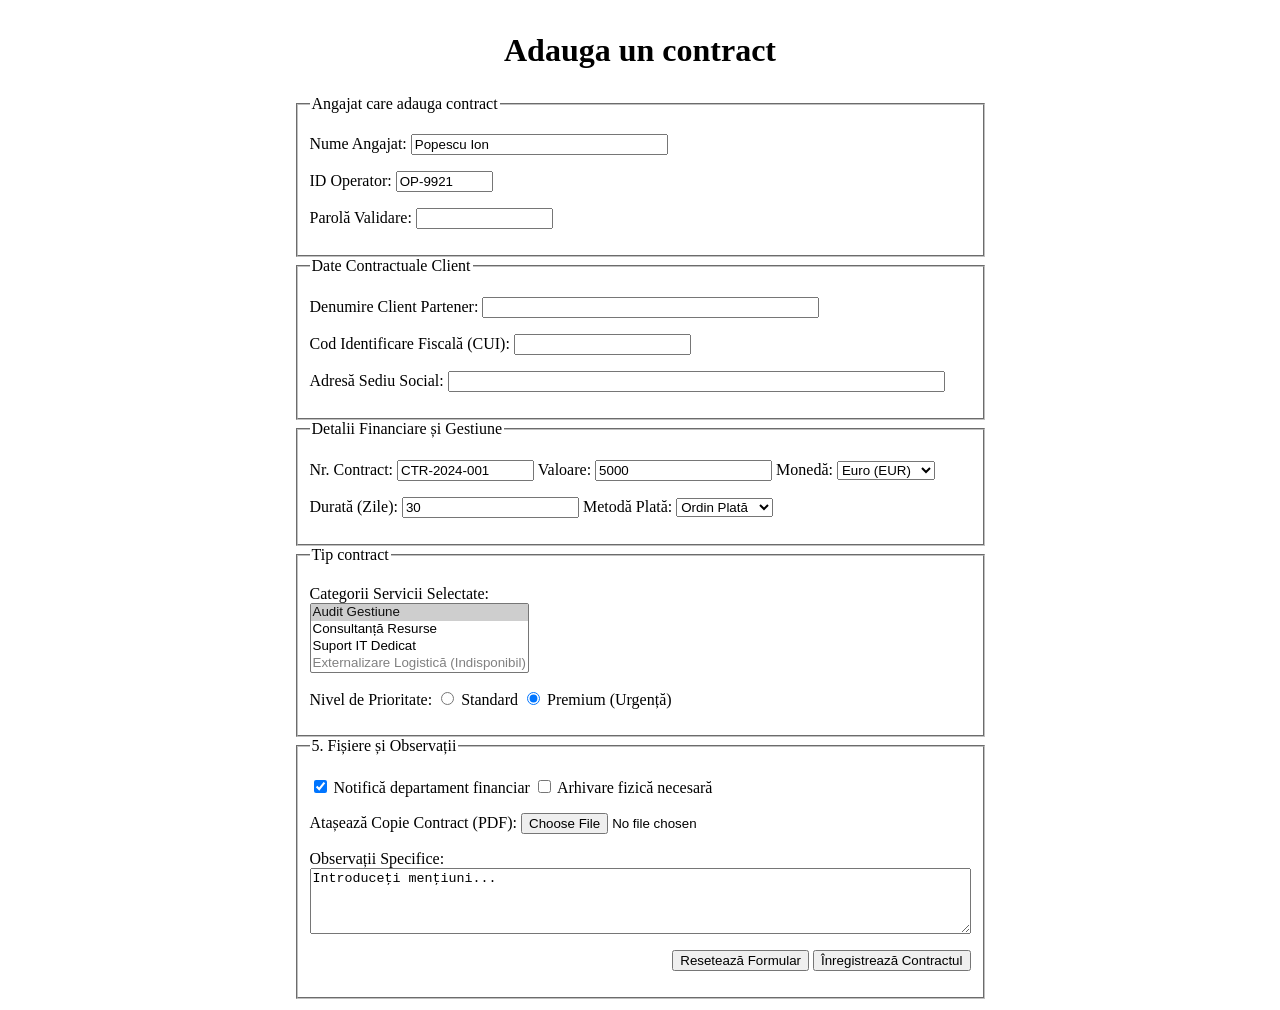
<file: html4/gestionare_resurse.html>
<!DOCTYPE HTML PUBLIC "-//W3C//DTD HTML 4.01 Transitional//EN" "http://www.w3.org/TR/html4/loose.dtd">
<html lang="ro">
<head>
    <meta content="text/html; charset=UTF-8" http-equiv="Content-Type">
    <title>ERP - Gestionare Resurse</title>
</head>
<body>
<center>
    <div id="add-contract">
        <table width="50%">
            <thead>
            <tr>
                <th>
                    <h1>Adauga un contract</h1>
                </th>
            </tr>
            </thead>
            <tbody>
            <tr>
                <td>
                    <form action="#" method="post">
                        <fieldset>
                            <legend>Angajat care adauga contract</legend>
                            <p>
                                <label for="nume_angajat">Nume Angajat:</label>
                                <input id="nume_angajat" maxlength="40" name="nume_angajat" readonly size="30"
                                       title="Numele este extras automat din profil" type="text" value="Popescu Ion">
                            </p>
                            <p><label for="id_operator">ID Operator:</label>
                                <input id="id_operator" name="id_operator" readonly size="10" title="Id este extras automat din profil"
                                       type="text" value="OP-9921">
                            </p>
                            <p><label for="parola_validare">Parolă Validare:</label>
                                <input id="parola_validare" maxlength="20" name="parola_validare" size="15"
                                       type="password">
                            </p>
                        </fieldset>
                        <fieldset>
                            <legend>Date Contractuale Client</legend>

                            <p>
                                <label for="nume_client">Denumire Client Partener:</label>
                                <input id="nume_client" maxlength="100" name="nume_client" size="40" title="Introduceți numele oficial al entității"
                                       type="text">
                            </p>
                            <p>
                                <label for="cui_client">Cod Identificare Fiscală (CUI):</label>
                                <input id="cui_client" maxlength="12" name="cui_client" size="20" type="text">
                            </p>
                            <p>
                                <label for="adresa_sediu">Adresă Sediu Social:</label>
                                <input id="adresa_sediu" maxlength="200" name="adresa_sediu" size="60" type="text">
                            </p>
                        </fieldset>
                        <fieldset>
                            <legend> Detalii Financiare și Gestiune</legend>
                            <p>
                                <label for="nr_intern">Nr. Contract:</label>
                                <input id="nr_intern" name="nr_intern" readonly size="15" type="text"
                                       value="CTR-2024-001">

                                <label for="valoare">Valoare:</label>
                                <input id="valoare" name="valoare" type="text" value="5000">

                                <label for="moneda">Monedă:</label>
                                <select id="moneda" name="moneda">
                                    <option selected value="eur">Euro (EUR)</option>
                                    <option value="ron">Lei (RON)</option>
                                    <option value="usd">Dolari (USD)</option>
                                </select>
                            </p>
                            <p>
                                <label for="durata">Durată (Zile):</label>
                                <input id="durata" name="durata" type="text" value="30">

                                <label for="metoda_plata">Metodă Plată:</label>
                                <select id="metoda_plata" name="metoda_plata">
                                    <option value="OP">Ordin Plată</option>
                                    <option value="CARD">Card Bancar</option>
                                    <option value="TREZ">Trezorerie</option>
                                </select>
                            </p>
                        </fieldset>
                        <fieldset>
                            <legend>Tip contract</legend>
                            <p>
                                <label for="servicii">Categorii Servicii Selectate:</label> <br>
                                <select id="servicii" multiple name="servicii" size="4">
                                    <option selected value="audit">Audit Gestiune</option>
                                    <option value="consultanta">Consultanță Resurse</option>
                                    <option value="it_support">Suport IT Dedicat</option>
                                    <option disabled value="leasing">Externalizare Logistică (Indisponibil)</option>
                                </select>
                            </p>
                            <p>
                                Nivel de Prioritate:
                                <input id="prio_std" name="prioritate" type="radio" value="std">
                                <label for="prio_std">Standard</label>
                                <input checked id="prio_prm" name="prioritate" type="radio" value="prm">
                                <label for="prio_prm">Premium (Urgență)</label>
                            </p>
                        </fieldset>
                        <fieldset>
                            <legend>5. Fișiere și Observații</legend>
                            <p>
                                <input checked id="notificare" name="notificare" type="checkbox">
                                <label for="notificare">Notifică departament financiar</label>

                                <input id="arhiva" name="arhiva" type="checkbox">
                                <label for="arhiva">Arhivare fizică necesară</label>
                            </p>
                            <p>
                                <label for="fisier_atasat">Atașează Copie Contract (PDF):</label>
                                <input id="fisier_atasat" name="fisier_atasat" type="file">
                            </p>
                            <p>
                                <label for="observatii">Observații Specifice:</label><br>
                                <textarea cols="80" id="observatii" name="observatii"
                                          rows="4">Introduceți mențiuni...</textarea>
                            </p>
                            <p align="right">
                                <input title="Șterge toate datele" type="reset" value="Resetează Formular">
                                <input type="submit" value="Înregistrează Contractul">
                            </p>
                        </fieldset>
                    </form>
                </td>
            </tr>
            </tbody>
        </table>

    </div>
</center>
</body>
</html>
</file>
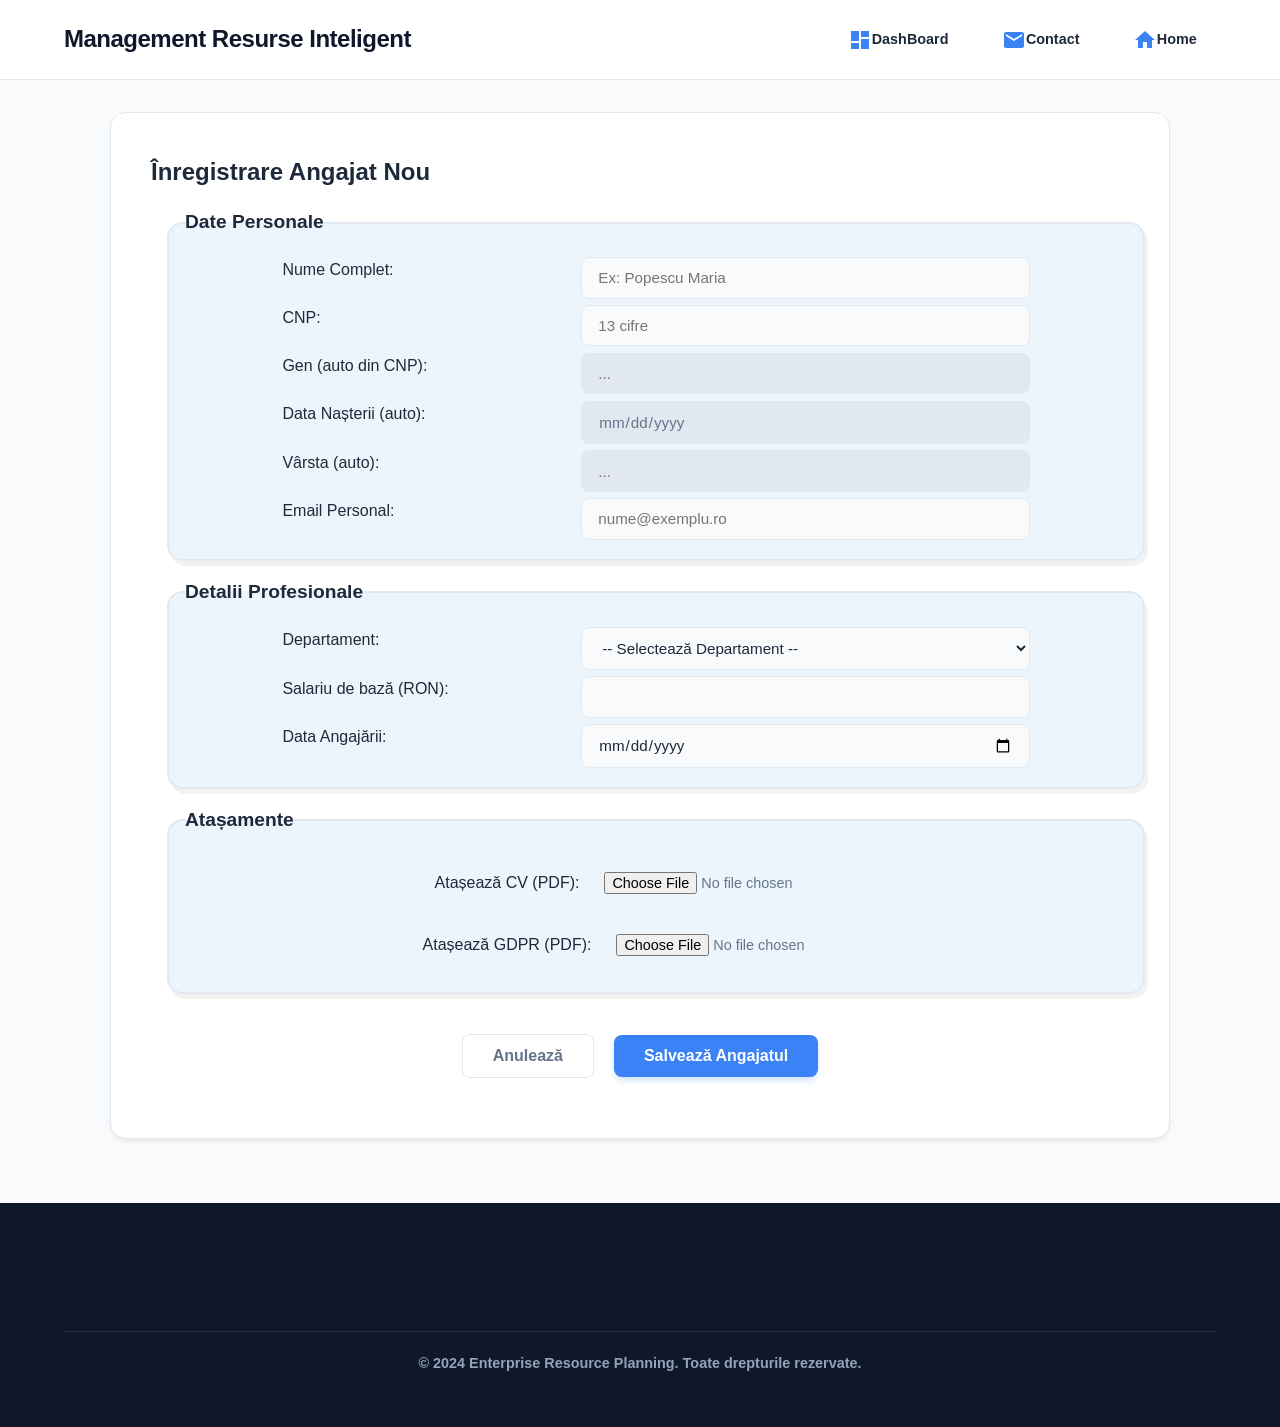
<file: html5/adauga_angajat.html>
<!DOCTYPE html>
<html lang="ro">
<head>
  <meta charset="UTF-8">
  <title>ERP - Adaugă Angajat</title>
  <link rel="stylesheet" href="styles/main.css">
  <link rel="stylesheet" href="styles/adauga_contract.css">

  <script src="https://ajax.googleapis.com/ajax/libs/jquery/3.7.1/jquery.min.js"></script>

</head>
<body>
<svg style="display: none;">
  <symbol id="dashboard-icon" viewBox="0 0 24 24" xmlns="http://www.w3.org/2000/svg">
    <path d="M3 13h8v-10h-8v10zm0 8h8v-6h-8v6zm10 0h8v-10h-8v10zm0-18v6h8v-6h-8z"></path>
  </symbol>
  <symbol id="contact-icon" viewBox="0 0 24 24" xmlns="http://www.w3.org/2000/svg">
    <path d="M20 4H4c-1.1 0-1.99.9-1.99 2L2 18c0 1.1.9 2 2 2h16c1.1 0 2-.9 2-2V6c0-1.1-.9-2-2-2zm0 4l-8 5-8-5V6l8 5 8-5v2z"></path>
  </symbol>
  <symbol id="home-icon" viewBox="0 0 24 24" xmlns="http://www.w3.org/2000/svg">
    <path d="M10 20v-6h4v6h5v-8h3L12 3 2 12h3v8z"></path>
  </symbol>
</svg>

<header>
  <h1>Management Resurse Inteligent</h1>
  <nav>
    <div class="nav-item">
      <svg fill="#3b82f6" height="24" width="24"><use href="#dashboard-icon"></use></svg>
      <a href="dashboard.html">DashBoard</a>
    </div>
    <div class="nav-item">
      <svg fill="#3b82f6" height="24" width="24"><use href="#contact-icon"></use></svg>
      <a href="contact.html">Contact</a>
    </div>
    <div class="nav-item">
      <svg fill="#3b82f6" height="24" width="24"><use href="#home-icon"></use></svg>
      <a href="index.html">Home</a>
    </div>
  </nav>
</header>

<main>
  <section id="add-employee">
    <h1>Înregistrare Angajat Nou</h1>
    <form id="form-angajat" action="#" method="post">
      <fieldset>
        <legend>Date Personale</legend>
        <div class="form-row">
          <label for="nume_angajat">Nume Complet:</label>
          <input type="text" id="nume_angajat" name="nume_angajat" placeholder="Ex: Popescu Maria">
        </div>
        <div class="form-row">
          <label for="cnp">CNP:</label>
          <input type="text" id="cnp" name="cnp" placeholder="13 cifre" maxlength="13">
        </div>

        <div class="form-row">
          <label for="gen">Gen (auto din CNP):</label>
          <input type="text" id="gen" name="gen" readonly style="cursor: not-allowed;" placeholder="...">
        </div>
        <div class="form-row">
          <label for="data_nasterii_cnp">Data Nașterii (auto):</label>
          <input type="date" id="data_nasterii_cnp" name="data_nasterii_cnp" readonly style="cursor: not-allowed;">
        </div>
        <div class="form-row">
          <label for="varsta">Vârsta (auto):</label>
          <input type="number" id="varsta" name="varsta" readonly style="cursor: not-allowed;" placeholder="...">
        </div>

        <div class="form-row">
          <label for="email_angajat">Email Personal:</label>
          <input type="email" id="email_angajat" name="email_angajat" placeholder="nume@exemplu.ro">
        </div>
      </fieldset>

      <fieldset>
        <legend>Detalii Profesionale</legend>
        <div class="form-row">
          <label for="departament_ang">Departament:</label>
          <select id="departament_ang" name="departament_ang">
            <option value="">-- Selectează Departament --</option>
            <option value="it">IT & Software</option>
            <option value="hr">Resurse Umane</option>
            <option value="sales">Vânzări</option>
            <option value="management">Management</option>
          </select>
        </div>
        <div class="form-row">
          <label for="salariu">Salariu de bază (RON):</label>
          <input type="number" id="salariu" name="salariu" step="100">
        </div>
        <div class="form-row">
          <label for="data_angajare">Data Angajării:</label>
          <input type="date" id="data_angajare" name="data_angajare">
        </div>
      </fieldset>

      <fieldset>
        <legend>Atașamente</legend>
        <p>
          <label for="cv_atasat">Atașează CV (PDF):</label>
          <input type="file" id="cv_atasat" name="cv_atasat">
        </p>
        <p>
          <label for="acord_gdpr">Atașează GDPR (PDF):</label>
          <input type="file" id="acord_gdpr" name="acord_gdpr">
        </p>
      </fieldset>

      <div class="form-actions">
        <input type="reset" value="Anulează" onclick="window.location.href='dashboard.html'; return false;" title="Întoarce-te la Dashboard">
        <input type="submit" value="Salvează Angajatul">
      </div>
    </form>
  </section>
</main>

<footer>
  <div id="license" style="text-align: center; padding: 20px;">
    <h5>© 2024 Enterprise Resource Planning. Toate drepturile rezervate.</h5>
  </div>
</footer>

<script src="scripts/adauga_angajat.js"></script>
</body>
</html>
</file>
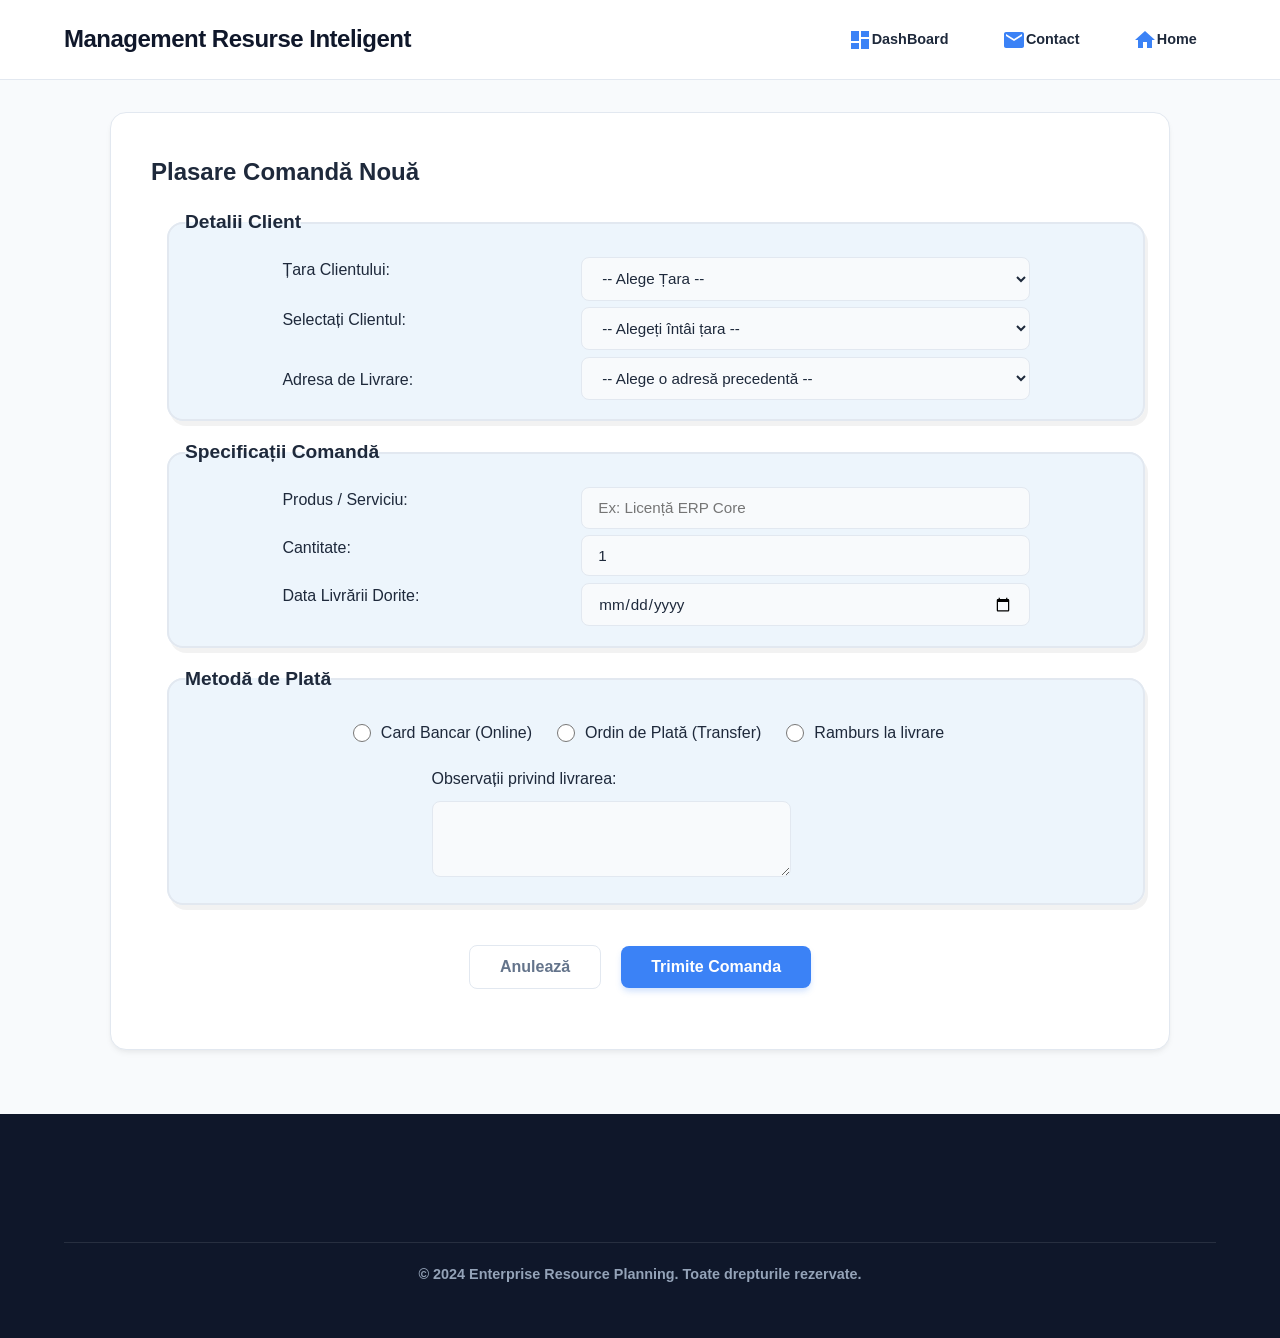
<file: html5/adauga_comanda.html>
<!DOCTYPE html>
<html lang="ro">
<head>
  <meta charset="UTF-8">
  <title>ERP - Creare Comandă</title>
  <link rel="stylesheet" href="styles/main.css">
  <link rel="stylesheet" href="styles/adauga_contract.css">

  <script src="https://ajax.googleapis.com/ajax/libs/jquery/3.7.1/jquery.min.js"></script>

</head>
<body>
<svg style="display: none;">
  <symbol id="dashboard-icon" viewBox="0 0 24 24" xmlns="http://www.w3.org/2000/svg"><path d="M3 13h8v-10h-8v10zm0 8h8v-6h-8v6zm10 0h8v-10h-8v10zm0-18v6h8v-6h-8z"></path></symbol>
  <symbol id="contact-icon" viewBox="0 0 24 24" xmlns="http://www.w3.org/2000/svg"><path d="M20 4H4c-1.1 0-1.99.9-1.99 2L2 18c0 1.1.9 2 2 2h16c1.1 0 2-.9 2-2V6c0-1.1-.9-2-2-2zm0 4l-8 5-8-5V6l8 5 8-5v2z"></path></symbol>
  <symbol id="home-icon" viewBox="0 0 24 24" xmlns="http://www.w3.org/2000/svg"><path d="M10 20v-6h4v6h5v-8h3L12 3 2 12h3v8z"></path></symbol>
  <symbol id="add-angajat-icon" viewBox="0 0 24 24" xmlns="http://www.w3.org/2000/svg"><path d="M15 12c2.21 0 4-1.79 4-4s-1.79-4-4-4-4 1.79-4 4 1.79 4 4 4zm-9-2V7H4v3H1v2h3v3h2v-3h3v-2H6zm9 4c-2.67 0-8 1.34-8 4v2h16v-2c0-2.66-5.33-4-8-4z"></path></symbol>
  <symbol id="add-comanda-icon" viewBox="0 0 24 24" xmlns="http://www.w3.org/2000/svg"><path d="M11 9h2V6h3V4h-3V1h-2v3H8v2h3v3zm-4 9c-1.1 0-1.99.9-1.99 2S5.9 22 7 22s2-.9 2-2-.9-2-2-2zm10 0c-1.1 0-1.99.9-1.99 2s.89 2 1.99 2 2-.9 2-2-.9-2-2-2zm-9.83-3.25l.03-.12.9-1.63h7.45c.75 0 1.41-.41 1.75-1.03l3.86-7.01L19.42 4h-.01l-1.1 2-2.76 5H8.53l-.13-.27L6.16 6l-.95-2-.94-2H1v2h2l3.6 7.59-1.35 2.45c-.16.28-.25.61-.25.96 0 1.1.9 2 2 2h12v-2H7.42c-.13 0-.25-.11-.25-.25z"></path></symbol>
</svg>

<header>
  <h1>Management Resurse Inteligent</h1>
  <nav>
    <div class="nav-item">
      <svg fill="#3b82f6" height="24" width="24"><use href="#dashboard-icon"></use></svg>
      <a href="dashboard.html">DashBoard</a>
    </div>
    <div class="nav-item">
      <svg fill="#3b82f6" height="24" width="24"><use href="#contact-icon"></use></svg>
      <a href="contact.html">Contact</a>
    </div>
    <div class="nav-item">
      <svg fill="#3b82f6" height="24" width="24"><use href="#home-icon"></use></svg>
      <a href="index.html">Home</a>
    </div>
  </nav>
</header>

<main>
  <section id="add-order">
    <h1>Plasare Comandă Nouă</h1>
    <form id="form-comanda" action="#" method="post">
      <fieldset>
        <legend>Detalii Client</legend>
        <div class="form-row">
          <label for="tara_client">Țara Clientului:</label>
          <select id="tara_client" name="tara_client">
            <option value="">-- Alege Țara --</option>
            <option value="Romania">România</option>
            <option value="Germania">Germania</option>
            <option value="Italia">Italia</option>
          </select>
        </div>
        <div class="form-row">
          <label for="client_comanda">Selectați Clientul:</label>
          <select id="client_comanda" name="client_comanda">
            <option value="">-- Alegeți întâi țara --</option>
          </select>
        </div>

        <div class="form-row" style="align-items: flex-start;">
          <label for="adresa_livrare_select" style="margin-top: 10px;">Adresa de Livrare:</label>
          <div style="width: 60%; display: flex; flex-direction: column; gap: 10px;">

            <select id="adresa_livrare_select" name="adresa_livrare_select" style="width: 100%;">
              <option value="">-- Alege o adresă precedentă --</option>
              <option value="noua" style="font-weight: bold; color: #3b82f6;">+ Introdu o adresă nouă...</option>
            </select>

            <input type="text" id="adresa_livrare_noua" name="adresa_livrare_noua"
                   placeholder="Ex: Strada, Nr, Oraș, Cod Poștal"
                   style="display: none; width: 100%;">
          </div>
        </div>
      </fieldset>

      <fieldset>
        <legend>Specificații Comandă</legend>
        <div class="form-row">
          <label for="produs_serviciu">Produs / Serviciu:</label>
          <input type="text" id="produs_serviciu" name="produs_serviciu" placeholder="Ex: Licență ERP Core">
        </div>
        <div class="form-row">
          <label for="cantitate">Cantitate:</label>
          <input type="number" id="cantitate" name="cantitate" min="1" value="1">
        </div>
        <div class="form-row">
          <label for="data_livrare">Data Livrării Dorite:</label>
          <input type="date" id="data_livrare" name="data_livrare">
        </div>
      </fieldset>

      <fieldset>
        <legend>Metodă de Plată</legend>
        <p>
          <input type="radio" id="plata_card" name="metoda_plata" value="card">
          <label for="plata_card">Card Bancar (Online)</label>

          <input type="radio" id="plata_op" name="metoda_plata" value="op">
          <label for="plata_op">Ordin de Plată (Transfer)</label>

          <input type="radio" id="plata_ramburs" name="metoda_plata" value="ramburs">
          <label for="plata_ramburs">Ramburs la livrare</label>
        </p>
        <p>
          <label for="obs_comanda">Observații privind livrarea:</label><br>
          <textarea id="obs_comanda" name="obs_comanda" rows="3" style="width: 80%;"></textarea>
        </p>
      </fieldset>

      <div class="form-actions">
        <input type="reset" value="Anulează" onclick="window.location.href='dashboard.html'; return false;" title="Întoarce-te la Dashboard">
        <input type="submit" value="Trimite Comanda">
      </div>
    </form>
  </section>
</main>

<footer>
  <div id="license" style="text-align: center; padding: 20px;">
    <h5>© 2024 Enterprise Resource Planning. Toate drepturile rezervate.</h5>
  </div>
</footer>

<script src="scripts/data.js"></script>
<script src="scripts/adauga_comanda.js"></script>
</body>
</html>
</file>
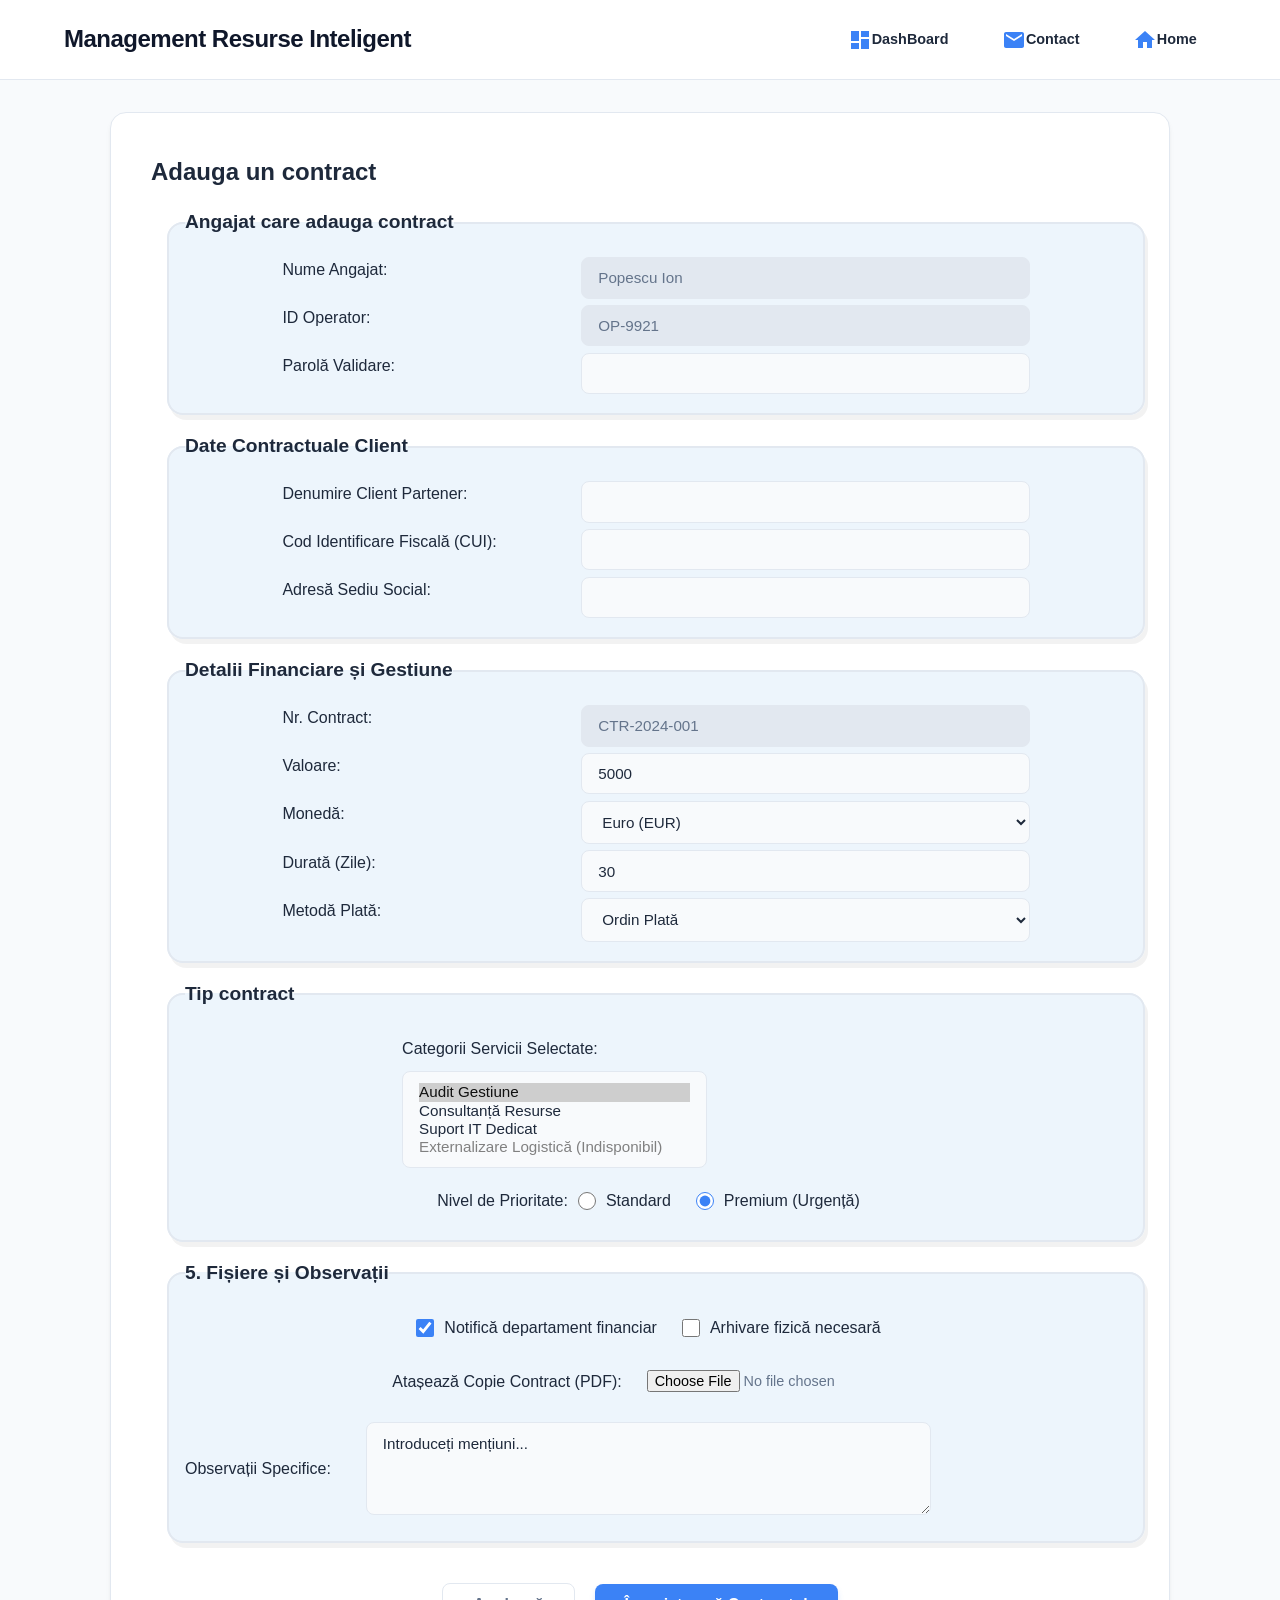
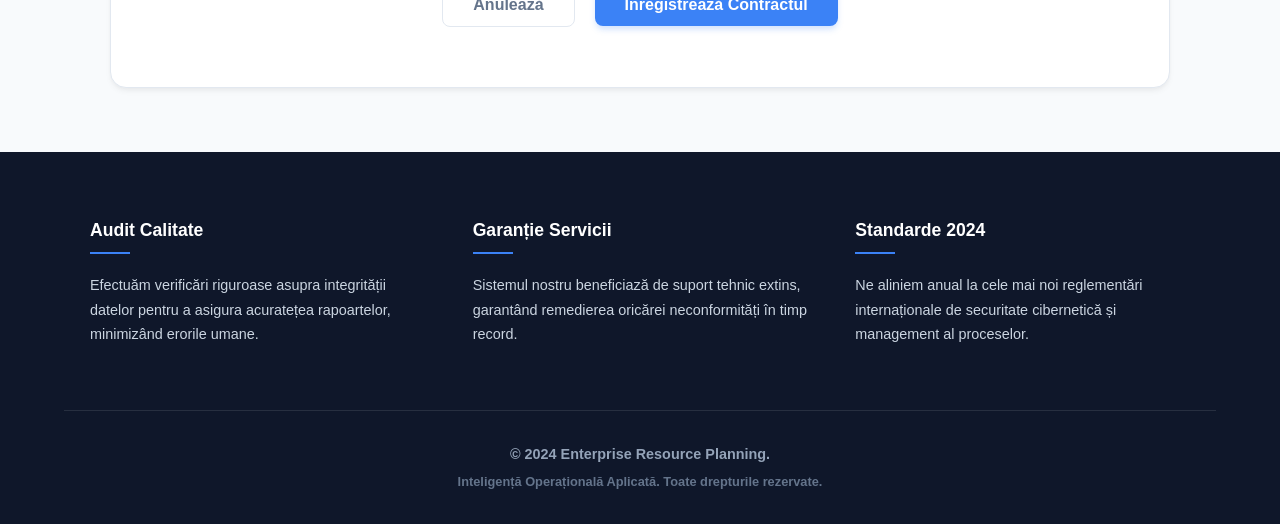
<file: html5/adauga_contract.html>
<!DOCTYPE html>
<html lang="en">
<head>
    <meta charset="UTF-8">
    <title>ERP - Adauga Contract</title>
  <link rel="stylesheet" href="./styles/main.css">
  <link rel="stylesheet" href="styles/responsive.css">
  <link rel="stylesheet" href="./styles/adauga_contract.css">

  <script src="https://ajax.googleapis.com/ajax/libs/jquery/3.7.1/jquery.min.js"></script>

</head>
<body>
<svg style="display: none;">
  <symbol id="dashboard-icon" viewBox="0 0 24 24" xmlns="http://www.w3.org/2000/svg">
    <path d="M3 13h8v-10h-8v10zm0 8h8v-6h-8v6zm10 0h8v-10h-8v10zm0-18v6h8v-6h-8z"></path>
  </symbol>
  <symbol id="contact-icon" viewBox="0 0 24 24" xmlns="http://www.w3.org/2000/svg">
    <path d="M20 4H4c-1.1 0-1.99.9-1.99 2L2 18c0 1.1.9 2 2 2h16c1.1 0 2-.9 2-2V6c0-1.1-.9-2-2-2zm0 4l-8 5-8-5V6l8 5 8-5v2z"></path>
  </symbol>
  <symbol id="home-icon" viewBox="0 0 24 24" xmlns="http://www.w3.org/2000/svg">
    <path d="M10 20v-6h4v6h5v-8h3L12 3 2 12h3v8z"></path>
  </symbol>
</svg>

<header>
  <h1>Management Resurse Inteligent</h1>
  <nav>
    <div class="nav-item">
      <svg fill="#3b82f6" height="24" width="24">
        <use href="#dashboard-icon"></use>
      </svg>
      <a href="dashboard.html">DashBoard</a>
    </div>
    <div class="nav-item">
      <svg fill="#3b82f6" height="24" width="24">
        <use href="#contact-icon"></use>
      </svg>
      <a href="contact.html">Contact</a>
    </div>
    <div class="nav-item">
      <svg fill="#3b82f6" height="24" width="24">
        <use href="#home-icon"></use>
      </svg>
      <a href="index.html">Home</a>
    </div>
  </nav>
</header>
<main>
  <section id="add-contract"><h1>Adauga un contract</h1>
    <form id="add-contract-form" action="#" method="post">
      <fieldset>
        <legend>Angajat care adauga contract</legend>
        <div class="form-row">
          <label for="nume_angajat">Nume Angajat:</label>
          <input id="nume_angajat" maxlength="40" name="nume_angajat" readonly size="30"
                 title="Numele este extras automat din profil" type="text" value="Popescu Ion">
        </div>
        <div class="form-row"><label for="id_operator">ID Operator:</label>
          <input id="id_operator" name="id_operator" readonly size="10"
                 title="Id este extras automat din profil"
                 type="text" value="OP-9921">
        </div>
        <div class="form-row"><label for="parola_validare">Parolă Validare:</label>
          <input id="parola_validare" maxlength="20" name="parola_validare" size="15"
                 type="password">
        </div>
      </fieldset>
      <fieldset>
        <legend>Date Contractuale Client</legend>

        <div class="form-row">
          <label for="nume_client">Denumire Client Partener:</label>
          <input id="nume_client" maxlength="100" name="nume_client" size="40"
                 title="Introduceți numele oficial al entității"
                 type="text">
        </div>
        <div class="form-row">
          <label for="cui_client">Cod Identificare Fiscală (CUI):</label>
          <input id="cui_client" maxlength="12" name="cui_client" size="20" type="text">
        </div>
        <div class="form-row">
          <label for="adresa_sediu">Adresă Sediu Social:</label>
          <input id="adresa_sediu" maxlength="200" name="adresa_sediu" size="60" type="text">
        </div>
      </fieldset>
      <fieldset>
        <legend>Detalii Financiare și Gestiune</legend>
        <div class="form-row">
          <label for="nr_intern">Nr. Contract:</label>
          <input id="nr_intern" name="nr_intern" readonly size="15" type="text"
                 value="CTR-2024-001">
        </div>
        <div class="form-row">
          <label for="valoare">Valoare:</label>
          <input id="valoare" max="1000000" name="valoare" step="100" type="number" value="5000">
        </div>
        <div class="form-row">
          <label for="moneda">Monedă:</label>
          <select id="moneda" name="moneda">
            <option selected value="eur">Euro (EUR)</option>
            <option value="ron">Lei (RON)</option>
            <option value="usd">Dolari (USD)</option>
          </select>
        </div>
        <div class="form-row">
          <label for="durata">Durată (Zile):</label>
          <input id="durata" max="365" name="durata" step="5" type="number" value="30">
        </div>
        <div class="form-row">
          <label for="metoda_plata">Metodă Plată:</label>
          <select id="metoda_plata" name="metoda_plata">
            <option value="OP">Ordin Plată</option>
            <option value="CARD">Card Bancar</option>
            <option value="TREZ">Trezorerie</option>
          </select>
        </div>
      </fieldset>
      <fieldset>
        <legend>Tip contract</legend>
        <p>
          <label for="servicii">Categorii Servicii Selectate:</label> <br>
          <select id="servicii" multiple name="servicii" size="4">
            <option selected value="audit">Audit Gestiune</option>
            <option value="consultanta">Consultanță Resurse</option>
            <option value="it_support">Suport IT Dedicat</option>
            <option disabled value="leasing">Externalizare Logistică (Indisponibil)</option>
          </select>
        </p>
        <p>
          Nivel de Prioritate:
          <input id="prio_std" name="prioritate" type="radio" value="std">
          <label for="prio_std">Standard</label>
          <input checked id="prio_prm" name="prioritate" type="radio" value="prm">
          <label for="prio_prm">Premium (Urgență)</label>
        </p>
      </fieldset>
      <fieldset>
        <legend>5. Fișiere și Observații</legend>
        <p>
          <input checked id="notificare" name="notificare" type="checkbox">
          <label for="notificare">Notifică departament financiar</label>

          <input id="arhiva" name="arhiva" type="checkbox">
          <label for="arhiva">Arhivare fizică necesară</label>
        </p>
        <p>
          <label for="fisier_atasat">Atașează Copie Contract (PDF):</label>
          <input id="fisier_atasat" name="fisier_atasat" type="file">
        </p>
        <p>
          <label for="observatii">Observații Specifice:</label><br>
          <textarea cols="80" id="observatii" name="observatii"
                    rows="4">Introduceți mențiuni...</textarea>
        </p>

      </fieldset>
      <div class="form-actions">
        <input type="reset" value="Anulează" onclick="window.location.href='dashboard.html'; return false;" title="Întoarce-te la Dashboard">
        <input type="submit" value="Înregistrează Contractul">
      </div>
    </form>
  </section>
</main>


<footer>
  <div class="container">
    <div id="audit">
      <h4>Audit Calitate</h4>
      <p>Efectuăm verificări riguroase asupra integrității datelor pentru a asigura acuratețea rapoartelor,
        minimizând erorile umane.</p>
    </div>
    <div id="garantie">
      <h4>Garanție Servicii</h4>
      <p>Sistemul nostru beneficiază de suport tehnic extins, garantând remedierea oricărei neconformități în timp
        record.</p>
    </div>
    <div id="standarde">
      <h4>Standarde 2024</h4>
      <p>Ne aliniem anual la cele mai noi reglementări internaționale de securitate cibernetică și management al
        proceselor.</p>
    </div>
  </div>
  <div id="license">
    <h5>© 2024 Enterprise Resource Planning.</h5>
    <h6>Inteligență Operațională Aplicată. Toate drepturile rezervate.</h6>
  </div>
</footer>

<script src="scripts/adauga_contract.js"></script>
</body>
</html>
</file>
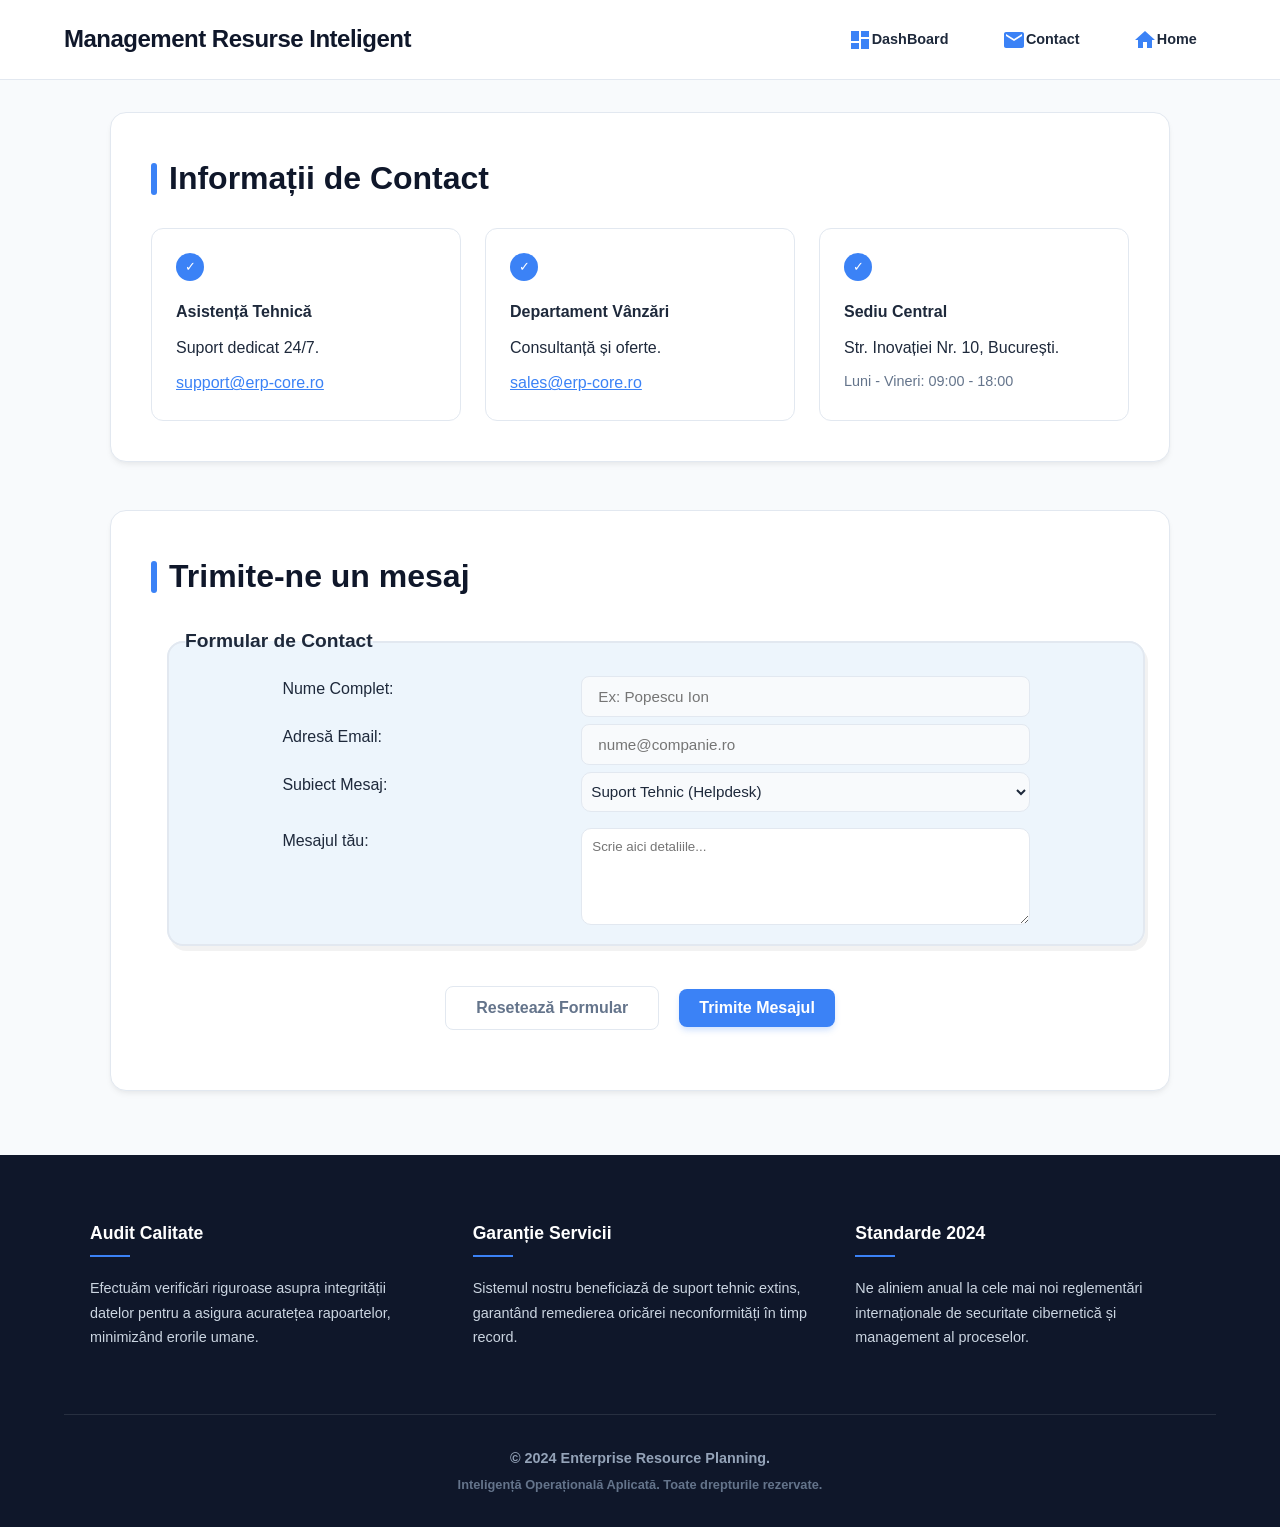
<file: html5/contact.html>
<!DOCTYPE html>
<html lang="ro">
<head>
    <meta charset="UTF-8">
    <meta content="width=device-width, initial-scale=1" name="viewport">
    <title>ERP - Contact</title>
    <link rel="stylesheet" href="styles/main.css">
    <link rel="stylesheet" href="styles/responsive.css">
<!--    <link rel="stylesheet" href="styles/vertical-navbar.css">-->
<!--    <link rel="stylesheet" href="styles/responsive-vertical-navbar.css">-->
    <link rel="stylesheet" href="styles/adauga_contract.css">

    <script src="https://ajax.googleapis.com/ajax/libs/jquery/3.7.1/jquery.min.js"></script>

</head>
<body>
<svg style="display: none;">
    <symbol id="dashboard-icon" viewBox="0 0 24 24" xmlns="http://www.w3.org/2000/svg">
        <path d="M3 13h8v-10h-8v10zm0 8h8v-6h-8v6zm10 0h8v-10h-8v10zm0-18v6h8v-6h-8z"></path>
    </symbol>
    <symbol id="contact-icon" viewBox="0 0 24 24" xmlns="http://www.w3.org/2000/svg">
        <path d="M20 4H4c-1.1 0-1.99.9-1.99 2L2 18c0 1.1.9 2 2 2h16c1.1 0 2-.9 2-2V6c0-1.1-.9-2-2-2zm0 4l-8 5-8-5V6l8 5 8-5v2z"></path>
    </symbol>
    <symbol id="home-icon" viewBox="0 0 24 24" xmlns="http://www.w3.org/2000/svg">
        <path d="M10 20v-6h4v6h5v-8h3L12 3 2 12h3v8z"></path>
    </symbol>
</svg>

<header>
    <h1>Management Resurse Inteligent</h1>
    <nav>
        <div class="nav-item">
            <svg fill="#3b82f6" height="24" width="24">
                <use href="#dashboard-icon"></use>
            </svg>
            <a href="dashboard.html">DashBoard</a>
        </div>
        <div class="nav-item">
            <svg fill="#3b82f6" height="24" width="24">
                <use href="#contact-icon"></use>
            </svg>
            <a href="contact.html">Contact</a>
        </div>
        <div class="nav-item">
            <svg fill="#3b82f6" height="24" width="24">
                <use href="#home-icon"></use>
            </svg>
            <a href="index.html">Home</a>
        </div>
    </nav>
</header>

<main>
    <section id="contact-info">
        <h2>Informații de Contact</h2>

        <ul class="card-list">
            <li>
                <b>Asistență Tehnică</b>
                Suport dedicat 24/7. <br>
                <a href="mailto:support@erp-core.ro" style="color: var(--accent);">support@erp-core.ro</a>
            </li>
            <li>
                <b>Departament Vânzări</b>
                Consultanță și oferte. <br>
                <a href="mailto:sales@erp-core.ro" style="color: var(--accent);">sales@erp-core.ro</a>
            </li>
            <li>
                <b>Sediu Central</b>
                Str. Inovației Nr. 10, București.<br>
                <span style="color: var(--text-muted); font-size: 0.9rem;">Luni - Vineri: 09:00 - 18:00</span>
            </li>
        </ul>
    </section>

    <section id="contact-form-section">
        <h2>Trimite-ne un mesaj</h2>

        <form action="#" method="post">
            <fieldset>
                <legend>Formular de Contact</legend>

                <div class="form-row">
                    <label for="nume">Nume Complet:</label>
                    <input type="text" id="nume" name="nume" required placeholder="Ex: Popescu Ion">
                </div>

                <div class="form-row">
                    <label for="email">Adresă Email:</label>
                    <input type="email" id="email" name="email" required placeholder="nume@companie.ro">
                </div>

                <div class="form-row">
                    <label for="subiect">Subiect Mesaj:</label>
                    <select id="subiect" name="subiect" style="width: 60%; height: 2.5rem; border-radius: 10px; border: 1px solid var(--border); padding: 5px;">
                        <option value="suport">Suport Tehnic (Helpdesk)</option>
                        <option value="vanzari">Ofertă Comercială (Vânzări)</option>
                        <option value="parteneriat">Parteneriat Strategic</option>
                        <option value="altele">Altele</option>
                    </select>
                </div>

                <div class="form-row" style="height: auto; align-items: flex-start; margin-top: 10px;">
                    <label for="mesaj">Mesajul tău:</label>
                    <textarea id="mesaj" name="mesaj" rows="5" style="width: 60%; border-radius: 10px; border: 1px solid var(--border); padding: 10px; font-family: inherit; resize: vertical;" required placeholder="Scrie aici detaliile..."></textarea>
                </div>

            </fieldset>

            <div class="form-actions">
                <input type="reset" value="Resetează Formular" title="Șterge câmpurile">
                <input type="submit" value="Trimite Mesajul" style="background-color: var(--accent); color: white; border: none; padding: 10px 20px; border-radius: 8px; cursor: pointer; font-weight: bold;">
            </div>
        </form>
    </section>

</main>

<footer>
    <div class="container">
        <div id="audit">
            <h4>Audit Calitate</h4>
            <p>Efectuăm verificări riguroase asupra integrității datelor pentru a asigura acuratețea rapoartelor,
                minimizând erorile umane.</p>
        </div>
        <div id="garantie">
            <h4>Garanție Servicii</h4>
            <p>Sistemul nostru beneficiază de suport tehnic extins, garantând remedierea oricărei neconformități în timp
                record.</p>
        </div>
        <div id="standarde">
            <h4>Standarde 2024</h4>
            <p>Ne aliniem anual la cele mai noi reglementări internaționale de securitate cibernetică și management al
                proceselor.</p>
        </div>
    </div>
    <div id="license">
        <h5>© 2024 Enterprise Resource Planning.</h5>
        <h6>Inteligență Operațională Aplicată. Toate drepturile rezervate.</h6>
    </div>
</footer>

</body>
</html>
</file>
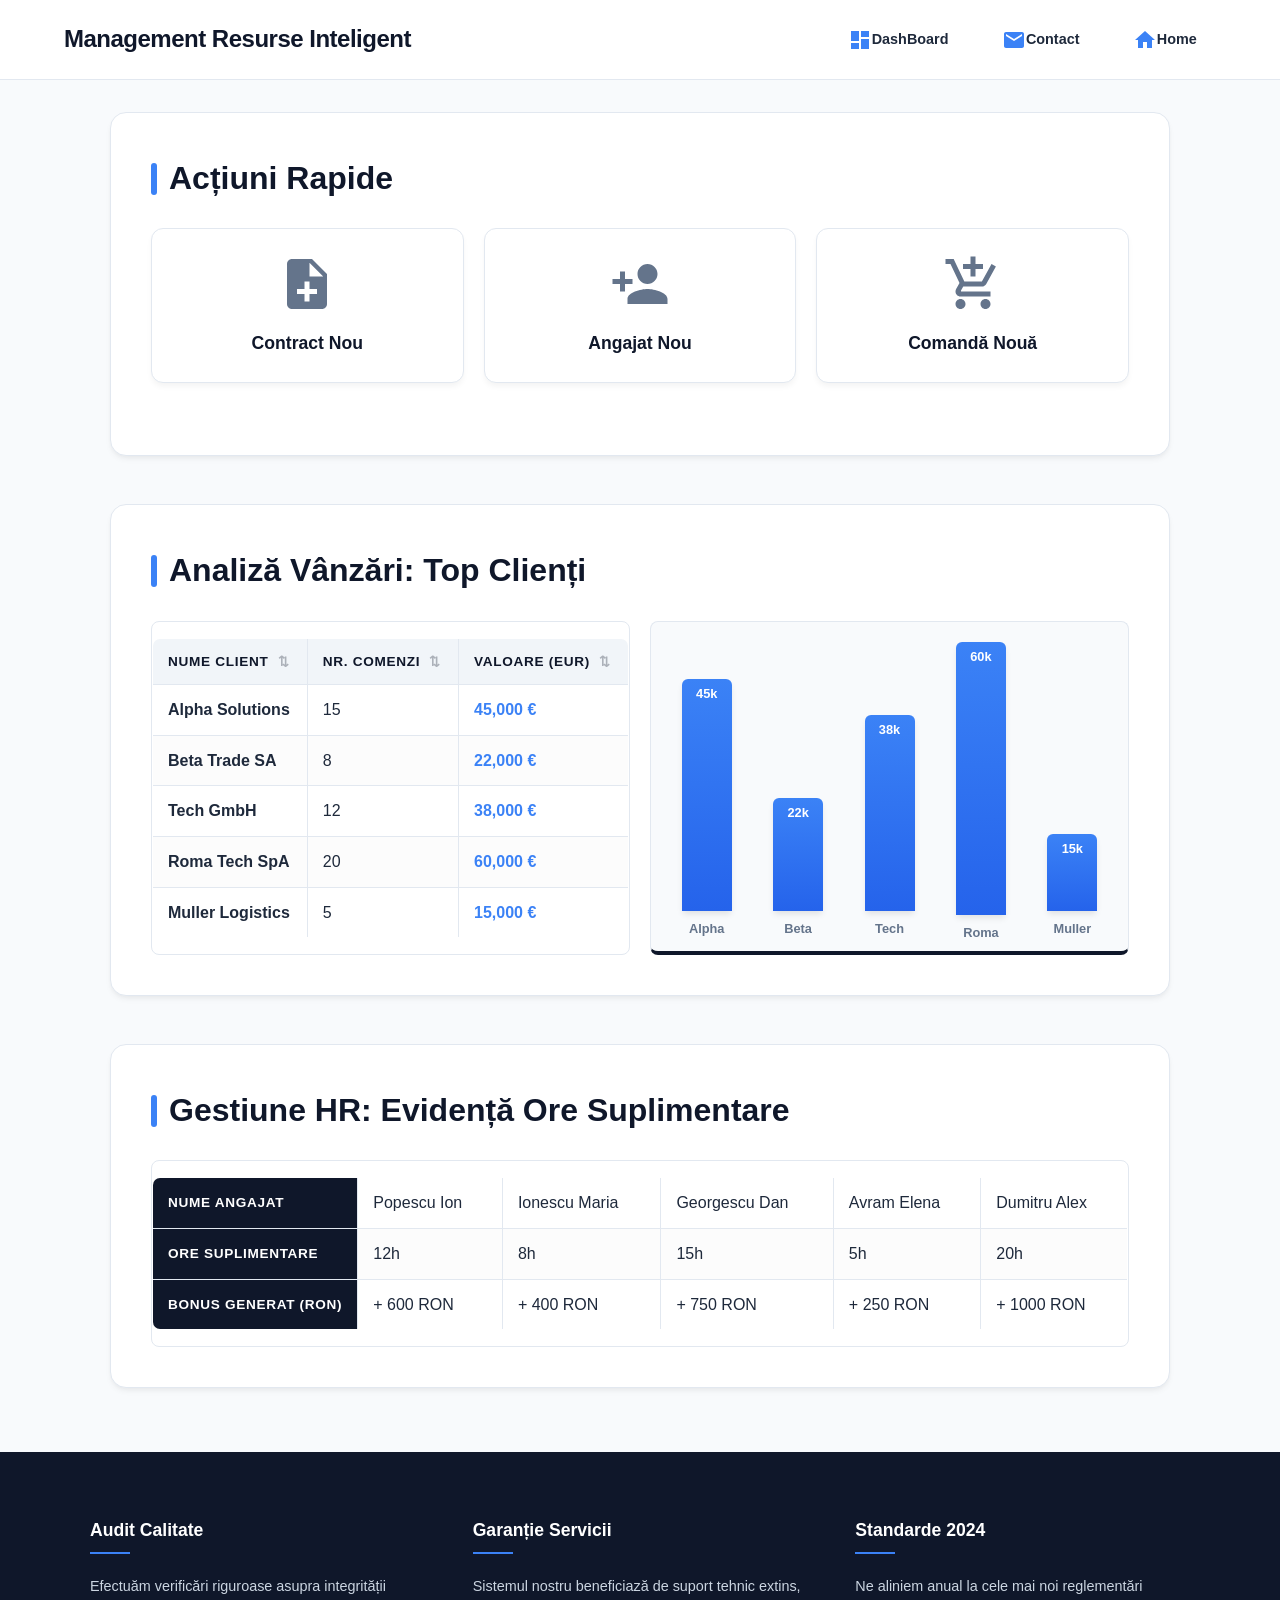
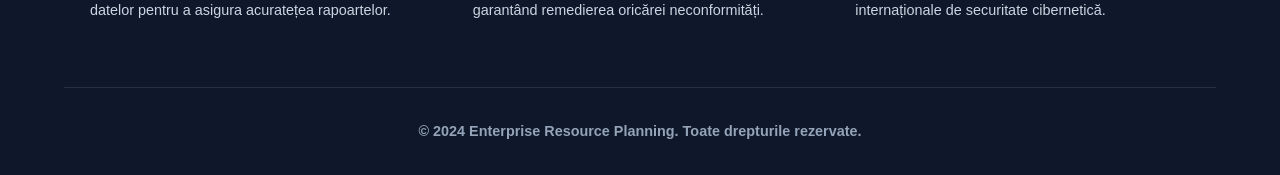
<file: html5/dashboard.html>
<!doctype html>
<html lang="ro">
<head>
    <meta charset="UTF-8">
    <meta content="width=device-width, initial-scale=1" name="viewport">
    <title>ERP - Gestionare Resurse</title>
    <link href="styles/main.css" rel="stylesheet">
    <link rel="stylesheet" href="styles/dashboard.css">

    <script src="https://ajax.googleapis.com/ajax/libs/jquery/3.7.1/jquery.min.js"></script>

</head>
<body>
<svg style="display: none;">
    <symbol id="dashboard-icon" viewBox="0 0 24 24" xmlns="http://www.w3.org/2000/svg"><path d="M3 13h8v-10h-8v10zm0 8h8v-6h-8v6zm10 0h8v-10h-8v10zm0-18v6h8v-6h-8z"></path></symbol>
    <symbol id="contact-icon" viewBox="0 0 24 24" xmlns="http://www.w3.org/2000/svg"><path d="M20 4H4c-1.1 0-1.99.9-1.99 2L2 18c0 1.1.9 2 2 2h16c1.1 0 2-.9 2-2V6c0-1.1-.9-2-2-2zm0 4l-8 5-8-5V6l8 5 8-5v2z"></path></symbol>
    <symbol id="add-doc-icon" viewBox="0 0 24 24" xmlns="http://www.w3.org/2000/svg"><path d="M14 2H6c-1.1 0-1.99.9-1.99 2L4 20c0 1.1.89 2 1.99 2H18c1.1 0 2-.9 2-2V8l-6-6zm2 14h-3v3h-2v-3H8v-2h3v-3h2v3h3v2zm-3-7V3.5L18.5 9H13z"></path></symbol>
    <symbol id="add-angajat-icon" viewBox="0 0 24 24" xmlns="http://www.w3.org/2000/svg"><path d="M15 12c2.21 0 4-1.79 4-4s-1.79-4-4-4-4 1.79-4 4 1.79 4 4 4zm-9-2V7H4v3H1v2h3v3h2v-3h3v-2H6zm9 4c-2.67 0-8 1.34-8 4v2h16v-2c0-2.66-5.33-4-8-4z"></path></symbol>
    <symbol id="add-comanda-icon" viewBox="0 0 24 24" xmlns="http://www.w3.org/2000/svg"><path d="M11 9h2V6h3V4h-3V1h-2v3H8v2h3v3zm-4 9c-1.1 0-1.99.9-1.99 2S5.9 22 7 22s2-.9 2-2-.9-2-2-2zm10 0c-1.1 0-1.99.9-1.99 2s.89 2 1.99 2 2-.9 2-2-.9-2-2-2zm-9.83-3.25l.03-.12.9-1.63h7.45c.75 0 1.41-.41 1.75-1.03l3.86-7.01L19.42 4h-.01l-1.1 2-2.76 5H8.53l-.13-.27L6.16 6l-.95-2-.94-2H1v2h2l3.6 7.59-1.35 2.45c-.16.28-.25.61-.25.96 0 1.1.9 2 2 2h12v-2H7.42c-.13 0-.25-.11-.25-.25z"></path></symbol>
    <symbol id="home-icon" viewBox="0 0 24 24" xmlns="http://www.w3.org/2000/svg"><path d="M10 20v-6h4v6h5v-8h3L12 3 2 12h3v8z"></path></symbol>
</svg>

<header>
    <h1>Management Resurse Inteligent</h1>
    <nav>
        <div class="nav-item">
            <svg fill="#3b82f6" height="24" width="24"><use href="#dashboard-icon"></use></svg>
            <a href="dashboard.html">DashBoard</a>
        </div>
        <div class="nav-item">
            <svg fill="#3b82f6" height="24" width="24"><use href="#contact-icon"></use></svg>
            <a href="contact.html">Contact</a>
        </div>
        <div class="nav-item">
            <svg fill="#3b82f6" height="24" width="24"><use href="#home-icon"></use></svg>
            <a href="index.html">Home</a>
        </div>
    </nav>
</header>

<main>
    <section>
        <h2 >Acțiuni Rapide</h2>
        <div class="actions-grid">
            <a href="adauga_contract.html" class="action-card">
                <svg class="svg-icon-animated"><use href="#add-doc-icon"></use></svg>
                <div class="action-title">Contract Nou</div>
            </a>
            <a href="adauga_angajat.html" class="action-card">
                <svg class="svg-icon-animated"><use href="#add-angajat-icon"></use></svg>
                <div class="action-title">Angajat Nou</div>
            </a>
            <a href="adauga_comanda.html" class="action-card">
                <svg class="svg-icon-animated"><use href="#add-comanda-icon"></use></svg>
                <div class="action-title">Comandă Nouă</div>
            </a>
        </div>
    </section>

    <section>
        <h2>Analiză Vânzări: Top Clienți</h2>
        <div class="dashboard-grid-2col">
            <div class="table-wrapper">
                <table class="data-table" id="tabel-top-clienti">
                    <thead>
                    <tr>
                        <th class="sort-header" data-col="nume">Nume Client</th>
                        <th class="sort-header" data-col="comenzi">Nr. Comenzi</th>
                        <th class="sort-header" data-col="valoare">Valoare (EUR)</th>
                    </tr>
                    </thead>
                    <tbody>
                    </tbody>
                </table>
            </div>

            <div>
                <div id="bar-chart-clienti" class="chart-container">
                </div>
            </div>
        </div>
    </section>

    <section>
        <h2>Gestiune HR: Evidență Ore Suplimentare</h2>

        <div class="table-wrapper">
            <table class="data-table vertical-table" id="tabel-ore-vertical">
                <tbody>
                </tbody>
            </table>
        </div>
    </section>
</main>

<footer>
    <div class="container">
        <div id="audit">
            <h4>Audit Calitate</h4>
            <p>Efectuăm verificări riguroase asupra integrității datelor pentru a asigura acuratețea rapoartelor.</p>
        </div>
        <div id="garantie">
            <h4>Garanție Servicii</h4>
            <p>Sistemul nostru beneficiază de suport tehnic extins, garantând remedierea oricărei neconformități.</p>
        </div>
        <div id="standarde">
            <h4>Standarde 2024</h4>
            <p>Ne aliniem anual la cele mai noi reglementări internaționale de securitate cibernetică.</p>
        </div>
    </div>
    <div id="license">
        <h5>© 2024 Enterprise Resource Planning. Toate drepturile rezervate.</h5>
    </div>
</footer>

<script src="scripts/data.js"></script>
<script src="scripts/dashboard.js"></script>
</body>
</html>
</file>
<file: html5/styles/main.css>
:root {
    --primary: #0f172a;
    --accent: #3b82f6;
    --accent-hover: #2563eb;
    --success: #10b981;
    --bg: #f8fafc;
    --card-bg: #ffffff;
    --text-main: #1e293b;
    --text-muted: #64748b;
    --border: #e2e8f0;
    --header-height: 80px;
    --box-shadow1: #0000000d;
    --box-shadow2: #00000008;
}

* {
    margin: 0;
    padding: 0;
    box-sizing: border-box;
}

body {
    font-family: 'Inter', -apple-system, BlinkMacSystemFont, "Segoe UI", Roboto, sans-serif;
    line-height: 1.6;
    color: var(--text-main);
    background-color: var(--bg);
}

header {
    display: flex;
    justify-content: space-between;
    align-items: center;
    padding: 0 5%;
    height: var(--header-height);
    background: var(--card-bg);
    border-bottom: 1px solid var(--border);
    position: sticky;
    top: 0;
    z-index: 1000;
}

header h1 {
    font-size: 1.5rem;
    font-weight: 800;
    color: var(--primary);
    letter-spacing: -0.5px;
}

nav {
    display: flex;
    gap: 15px;
}

.nav-item {
    display: flex;
    justify-content: center;
    align-items: center;
    border-radius: 8px;
    transition: all 0.2s ease;
    background-color: transparent;
    padding: 0.6rem 1.2rem;

}

.nav-item a {
    text-decoration: none;
    color: var(--text-main);
    font-weight: 600;
    font-size: 0.9rem;

}

.nav-item:hover {
    background-color: #f1f5f9;
    color: var(--accent);
}

.nav-item:hover a {
    font-weight: bold;
}

.nav-item:hover svg{
    stroke: #000000;
    fill: none;
}

main {
    max-width: 1100px;
    margin: 2rem auto;
    padding: 0 20px;
}

section {
    background-color: var(--card-bg);
    margin-bottom: 3rem;
    padding: 2.5rem;
    border-radius: 16px;
    border: 1px solid var(--border);
    box-shadow: 0 4px 6px -1px var(--box-shadow1), 0 2px 4px -1px var(--box-shadow2);
}



h2 {
    font-size: 2rem;
    margin-bottom: 1.5rem;
    color: var(--primary);
    display: flex;
    align-items: center;
    gap: 12px;
}

h2::before {
    content: "";
    width: 6px;
    height: 32px;
    background: var(--accent);
    border-radius: 4px;
    display: inline-block;
}

.presentation-container {
    display: block;
    overflow: hidden;
}

.floated {
    float: right;
    margin-left: 2rem;
    margin-bottom: 1.5rem;
    border-radius: 12px;
    border: 1px solid var(--border);
    box-shadow: 0 10px 15px -3px rgba(0,0,0,0.1);
}

.presentation-container p {
    text-align: justify;
    color: var(--text-muted);
    font-size: 1.05rem;
}

.presentation-container b { color: var(--primary); }
.presentation-container span { color: var(--accent); font-weight: 600; }

table {
    width: 100%;
    border-collapse: collapse;
    margin: 1rem 0;
    border-radius: 8px;
    overflow: hidden;
    border: 1px solid var(--border);
}

th, td {
    padding: 1rem;
    border: 1px solid var(--border);
    text-align: left;
}

th {
    background-color: #f8fafc;
    color: var(--primary);
    font-weight: 700;
    font-size: 0.85rem;
    text-transform: uppercase;
    letter-spacing: 0.05em;
}

tr:nth-child(even) { background-color: #fcfcfc; }

.text-center { text-align: center; }
.v-middle { vertical-align: middle; }
.bg-faint { background-color: #f8fafc; }
.bg-note { background-color: #f1f5f9; }
.fw-600 { font-weight: 600; }

.security-meta {
    width: 30%;
    background: #f8fafc;
    text-align: center;
    vertical-align: middle;
}

.seal-cell {
    width: 120px;
    text-align: center;
}

.seal-img {
    border-radius: 4px;
}

.security-note {
    text-align: center;
    background: #f1f5f9;
    font-weight: 600;
}

.service-banner {
    background: var(--primary);
    color: white;
    text-align: center;
    padding: 1.2rem;
}

.benefits-wrapper {
    padding: 2rem;
    background: #f8fafc;
}

.accent-title {
    margin-bottom: 1rem;
    color: var(--accent);
}

.bg-white {
    background: white;
}

.copyright-text {
    font-size: 0.8rem;
    opacity: 0.5;
}

.card-list {
    display: grid;
    grid-template-columns: repeat(auto-fit, minmax(280px, 1fr));
    gap: 1.5rem;
    list-style: none;
    margin-top: 1.5rem;
}

.card-list li {
    border-radius: 12px;
    padding: 1.5rem;
    background-color: #fff;
    border: 1px solid var(--border);
    color: var(--text-main);
    transition: all 0.3s ease;
    position: relative;
    display: flex;
    flex-direction: column;
    gap: 10px;
}

.card-list li:hover {
    transform: translateY(-5px);
    box-shadow: 0 10px 15px -3px rgba(0, 0, 0, 0.1);
    border-color: var(--accent);
}

.card-list li::before {
    content: "✓";
    display: flex;
    align-items: center;
    justify-content: center;
    width: 28px;
    height: 28px;
    background: var(--accent);
    color: white;
    border-radius: 50%;
    font-size: 0.8rem;
    margin-bottom: 0.5rem;
}

.info-list > li {
    margin-bottom: 2rem;
    font-weight: 700;
    color: var(--primary);
    font-size: 1.1rem;
}

.info-list li b {
    display: inline-block;
    margin-bottom: 0.5rem;
}

footer {
    background-color: var(--primary);
    color: #cbd5e1;
    padding: 4rem 5% 2rem;
    margin-top: 4rem;
}

footer .container {
    display: grid;
    grid-template-columns: repeat(auto-fit, minmax(250px, 1fr));
    gap: 3rem;
    max-width: 1100px;
    margin: 0 auto;
}

footer h4 {
    color: #fff;
    margin-bottom: 1.2rem;
    font-size: 1.1rem;
    position: relative;
}

footer h4::after {
    content: "";
    display: block;
    width: 40px;
    height: 2px;
    background: var(--accent);
    margin-top: 8px;
}

footer p {
    font-size: 0.9rem;
    line-height: 1.7;
}

#license {
    text-align: center;
    margin-top: 4rem;
    padding-top: 2rem;
    border-top: 1px solid rgba(255,255,255,0.1);
}

#license h5 { font-size: 0.9rem; color: #94a3b8; }
#license h6 { font-size: 0.8rem; color: #64748b; margin-top: 5px; }

ul.nested {
    display: none;
    margin-left: 25px;
    padding-left: 15px;
    list-style-type: circle;
    margin-top: 10px;
}

ul.nested li {
    margin-bottom: 5px;
    font-weight: 500;
    color: var(--text-muted);
}

ul.nested.active {
    display: block;
    animation: fadeDown 0.3s ease;
}

@keyframes fadeDown {
    from { opacity: 0; transform: translateY(-10px); }
    to { opacity: 1; transform: translateY(0); }
}

.caret {
    cursor: pointer;
    user-select: none;
    font-weight: 700;
    color: var(--primary);
    display: inline-flex;
    align-items: center;
    font-size: 1.1rem;
    padding: 5px 0;
    transition: color 0.2s ease;
}

.caret:hover {
    color: var(--accent);
}

.caret::before {
    content: "\25B6";
    color: var(--accent);
    display: inline-block;
    margin-right: 10px;
    font-size: 0.9rem;
    transition: transform 0.3s ease;
}
.caret-down::before {
    transform: rotate(90deg);
}

#proceduri ul {
    list-style-type: none;
    padding-left: 0;
}

#proceduri > ul > li {
    margin-bottom: 15px;
}

.login-btn {
    background-color: #007BFF;
    color: #ffffff !important;
    border-radius: 1.5rem;
    font-weight: bolder;
}

.login-btn:hover {
    background-color: #3b82f6;
}
</file>
<file: html5/styles/adauga_contract.css>
:root {
    --fieldset-color : #EDF5FC;
    --input-bg: #f8fafc;
    --focus-ring: rgba(59, 130, 246, 0.25);
}

form {
    justify-items: center;
}

form fieldset {
    border: 2px solid var(--border);
    border-radius: 1rem;
    background-color: var(--fieldset-color);
    box-shadow: 3px 5px var(--box-shadow1);
    padding: 1rem;
    margin: 1rem;
    width: 100%;

    display: flex;
    flex-direction: column;

    justify-content: center;
    align-items: center;

    transition: transform 0.5s, box-shadow 0.5s;
}

form fieldset legend {
    font-size: 1.2rem;
    font-weight: bold;
}

form fieldset:hover {
    transform: translateY(-4px);
    box-shadow: 4px 10px var(--box-shadow1), 2px 7px var(--box-shadow2);
}

form fieldset label {
    transition: font-weight 0.1s;
}

form fieldset:hover label {
    font-weight: bolder;
}

form fieldset:active {
    transform: translateY(-4px);
}

form fieldset:active label {
    font-weight: bolder;
}


.form-actions {
    display: flex;
    justify-content: space-around;
    align-items: center;
    gap: 1rem;
}

.form-row {
    width: 80%;
    display: flex;
    justify-content: space-between;
    padding: 0.2rem;
}

.form-row input {
    width: 60%;
    transition: border 0.1s;
    border-radius: 10px;
    padding: 10px;
}

#durata,
.form-row input[type="text"],
.form-row input[type="password"],
.form-row input[type="number"],
.form-row input[type="email"],
.form-row input[type="date"],
.form-row select,
fieldset p select,
fieldset p textarea {
    width: 60%;
    height: auto;
    padding: 0.7rem 1rem;
    border: 1px solid var(--border);
    border-radius: 8px;
    background-color: var(--input-bg);
    color: var(--text-main);
    font-family: inherit;
    font-size: 0.95rem;
    transition: all 0.2s ease;
    box-sizing: border-box;
}

.form-row input[type="text"]:focus,
.form-row input[type="password"]:focus,
.form-row input[type="number"]:focus,
.form-row input[type="email"]:focus,
.form-row input[type="date"]:focus,
.form-row select:focus,
fieldset p select:focus,
fieldset p textarea:focus {
    outline: none;
    border-color: var(--accent);
    background-color: #ffffff;
    box-shadow: 0 0 0 3px var(--focus-ring);
}

.form-row input[readonly] {
    background-color: #e2e8f0;
    color: var(--text-muted);
    cursor: not-allowed;
    border: 1px solid var(--border);
}

.form-row input[readonly]:focus {
    box-shadow: none;
    border-color: var(--border);
}

fieldset p {
    margin: 10px 0;
    display: flex;
    flex-wrap: wrap;
    align-items: center;
    gap: 10px;
}

fieldset p label {
    margin-right: 15px;
    font-weight: 500;
    color: var(--text-main);
    cursor: pointer;
}

input[type="checkbox"],
input[type="radio"] {
    width: 18px;
    height: 18px;
    accent-color: var(--accent);
    cursor: pointer;
}

input[type="file"] {
    font-size: 0.9rem;
    color: var(--text-muted);
    padding: 10px 0;
}

.form-actions {
    display: flex;
    justify-content: center;
    gap: 20px;
    width: 100%;
    margin-top: 20px;
    padding: 20px;
}

.form-actions input[type="submit"],
.form-actions input[type="reset"] {
    padding: 12px 30px;
    font-size: 1rem;
    font-weight: 700;
    border-radius: 8px;
    cursor: pointer;
    transition: all 0.2s ease;
    border: none;
}

.form-actions input[type="submit"] {
    background-color: var(--accent);
    color: white;
    box-shadow: 0 4px 6px -1px var(--focus-ring);
}

.form-actions input[type="submit"]:hover {
    background-color: var(--accent-hover);
    transform: translateY(-2px);
    box-shadow: 0 6px 10px -1px var(--focus-ring);
}

.form-actions input[type="reset"] {
    background-color: transparent;
    border: 1px solid var(--border);
    color: var(--text-muted);
}

.form-actions input[type="reset"]:hover {
    background-color: #f1f5f9;
    color: var(--primary);
}

@media (max-width: 768px) {
    .form-row {
        flex-direction: column;
        align-items: flex-start;
        gap: 8px;
    }
    .form-row label,
    .form-row input[type="text"],
    .form-row input[type="password"],
    .form-row input[type="number"],
    .form-row input[type="email"],
    .form-row input[type="date"],
    .form-row select,
    fieldset p select,
    fieldset p textarea {
        width: 100%;
    }
}

.eroare-validare {
    border: 2px solid #ef4444 !important;
    background-color: #fef2f2 !important;
    box-shadow: 0 0 5px rgba(239, 68, 68, 0.4) !important;
    transition: all 0.3s ease;
}
</file>
<file: html5/styles/responsive.css>
@media (max-width: 1100px){
    header { flex-direction: column; height: auto; margin-top: 1rem; }
    nav {  flex-wrap: wrap; justify-content: center; }
}


@media (max-width: 768px) {
    header { flex-direction: column; height: auto;  margin-top: 1rem;}
    nav {  flex-wrap: wrap; justify-content: center; }
    .floated { float: none; width: 100%; margin: 0 0 1rem 0; height: auto; }
    section { padding: 1.5rem; }
    .card-list { grid-template-columns: 1fr; }
    .container { flex-direction: column; }
}

@media (max-width: 400px){

    header {
        padding: 10px;
        margin: 10px 0;
    }

}

.table-responsive{
    overflow-x: auto ;
}
</file>
<file: html5/styles/vertical-navbar.css>
header {
    flex-direction: column;
    align-items: start;
    justify-content: space-between;
    padding: 0;
}



nav {
    position: absolute;
    top: 100%;
    width: 250px;
    flex-direction: column;
    border: 1px solid red;
    background-color: var(--card-bg);
}
</file>
<file: html5/styles/responsive-vertical-navbar.css>
@media (max-width: 1100px){
    header {
        flex-direction: column;
        height: auto;
        padding: 1rem;
    }
    nav {
        margin-top: 1rem;
        flex-wrap: wrap;
        justify-content: center;
        position: static;
    }

}


@media (max-width: 768px) {
    header { flex-direction: column; height: auto; padding: 1rem; }
    nav {
        margin-top: 1rem;
        flex-wrap: wrap;
        justify-content: center;
        position: static;
        flex-direction: row;
    }
    .floated { float: none; width: 100%; margin: 0 0 1rem 0; height: auto; }
    section { padding: 1.5rem; }
    .card-list { grid-template-columns: 1fr; }
    .container { flex-direction: column; }
}

@media (max-width: 400px){

    header {
        padding: 10px;
        margin: 10px 0;
    }
    section {
        display: inline-block;
    }
}
</file>
<file: html5/styles/dashboard.css>
.actions-grid {
    display: grid;
    grid-template-columns: repeat(auto-fit, minmax(250px, 1fr));
    gap: 20px;
    margin-top: 1rem;
    margin-bottom: 2rem;
}

.action-card {
    background: var(--card-bg);
    border-radius: 12px;
    padding: 25px;
    border: 1px solid var(--border);
    text-align: center;
    text-decoration: none;
    color: var(--text-main);
    box-shadow: 0 4px 6px -1px var(--box-shadow1);
    transition: all 0.3s ease;
    display: flex;
    flex-direction: column;
    align-items: center;
    gap: 15px;
}

.action-card:hover {
    border-color: var(--accent);
    box-shadow: 0 10px 20px rgba(59, 130, 246, 0.15);
}

.svg-icon-animated {
    width: 60px;
    height: 60px;
    fill: var(--text-muted);
    transition: all 0.4s cubic-bezier(0.175, 0.885, 0.32, 1.275);
}

.action-card:hover .svg-icon-animated {
    fill: var(--accent);
    transform: scale(1.2) translateY(-5px);
}

.action-title { font-size: 1.1rem; font-weight: 700; color: var(--primary); }
.action-desc { font-size: 0.85rem; color: var(--text-muted); }

.dashboard-grid-2col {
    display: grid;
    grid-template-columns: 1fr 1fr;
    gap: 20px;
    align-items: stretch;
}
@media (max-width: 900px) {
    .dashboard-grid-2col { grid-template-columns: 1fr; }
}

.table-wrapper {
    overflow-x: auto;
    background: white;
    border-radius: 8px;
    border: 1px solid var(--border);
}

.data-table {
    width: 100%;
    border-collapse: collapse;
}

.data-table th, .data-table td {
    padding: 12px 15px;
    border-bottom: 1px solid var(--border);
    text-align: left;
}

.data-table th {
    background-color: #f1f5f9;
    color: var(--primary);
    font-weight: 700;
    cursor: pointer;
    user-select: none;
    transition: background 0.2s;
    white-space: nowrap;
}

.data-table th:hover { background-color: #e2e8f0; }

.sort-header::after { content: " \21C5"; opacity: 0.3; font-size: 0.8rem; margin-left: 5px; }
.sort-header.sort-asc::after { content: " \25B2"; opacity: 1; color: var(--accent); }
.sort-header.sort-desc::after { content: " \25BC"; opacity: 1; color: var(--accent); }

.vertical-table th {
    background-color: var(--primary);
    color: white;
    font-weight: 600;
    width: 200px;
}
.vertical-table th:hover {
    background-color: var(--accent);
}
.vertical-table th.sort-asc::after { content: " \25B6"; opacity: 1; color: white; }
.vertical-table th.sort-desc::after { content: " \25C0"; opacity: 1; color: white; }

.sorted-col {
    background-color: #eff6ff !important;
    font-weight: 700;
    color: var(--accent-hover);
    border-left: 1px solid #bfdbfe;
    border-right: 1px solid #bfdbfe;
}

/* NOU: Bar Chart Container */
.chart-container {
    display: flex;
    align-items: flex-end;
    justify-content: space-around;
    height: 100%;
    min-height: 250px;
    padding: 20px 10px 0;
    background: #f8fafc;
    border-radius: 8px;
    border: 1px solid var(--border);
    border-bottom: 4px solid var(--primary);
}

.bar-wrapper {
    display: flex;
    flex-direction: column;
    align-items: center;
    flex: 1;
    margin: 0 5px;
    height: 100%;
    justify-content: flex-end;
}

.bar {
    width: 100%;
    max-width: 50px;
    background: linear-gradient(to top, var(--accent-hover), var(--accent));
    border-radius: 6px 6px 0 0;
    transition: height 0.6s cubic-bezier(0.4, 0, 0.2, 1);
    display: flex;
    justify-content: center;
    align-items: flex-start;
    padding-top: 5px;
    color: white;
    font-weight: bold;
    font-size: 0.8rem;
    box-shadow: 0 4px 6px -1px rgba(0,0,0,0.1);
}

.bar-label {
    margin-top: 10px;
    font-size: 0.8rem;
    font-weight: 600;
    color: var(--text-muted);
    text-align: center;
    height: 30px;
    line-height: 1.2;
}
</file>
